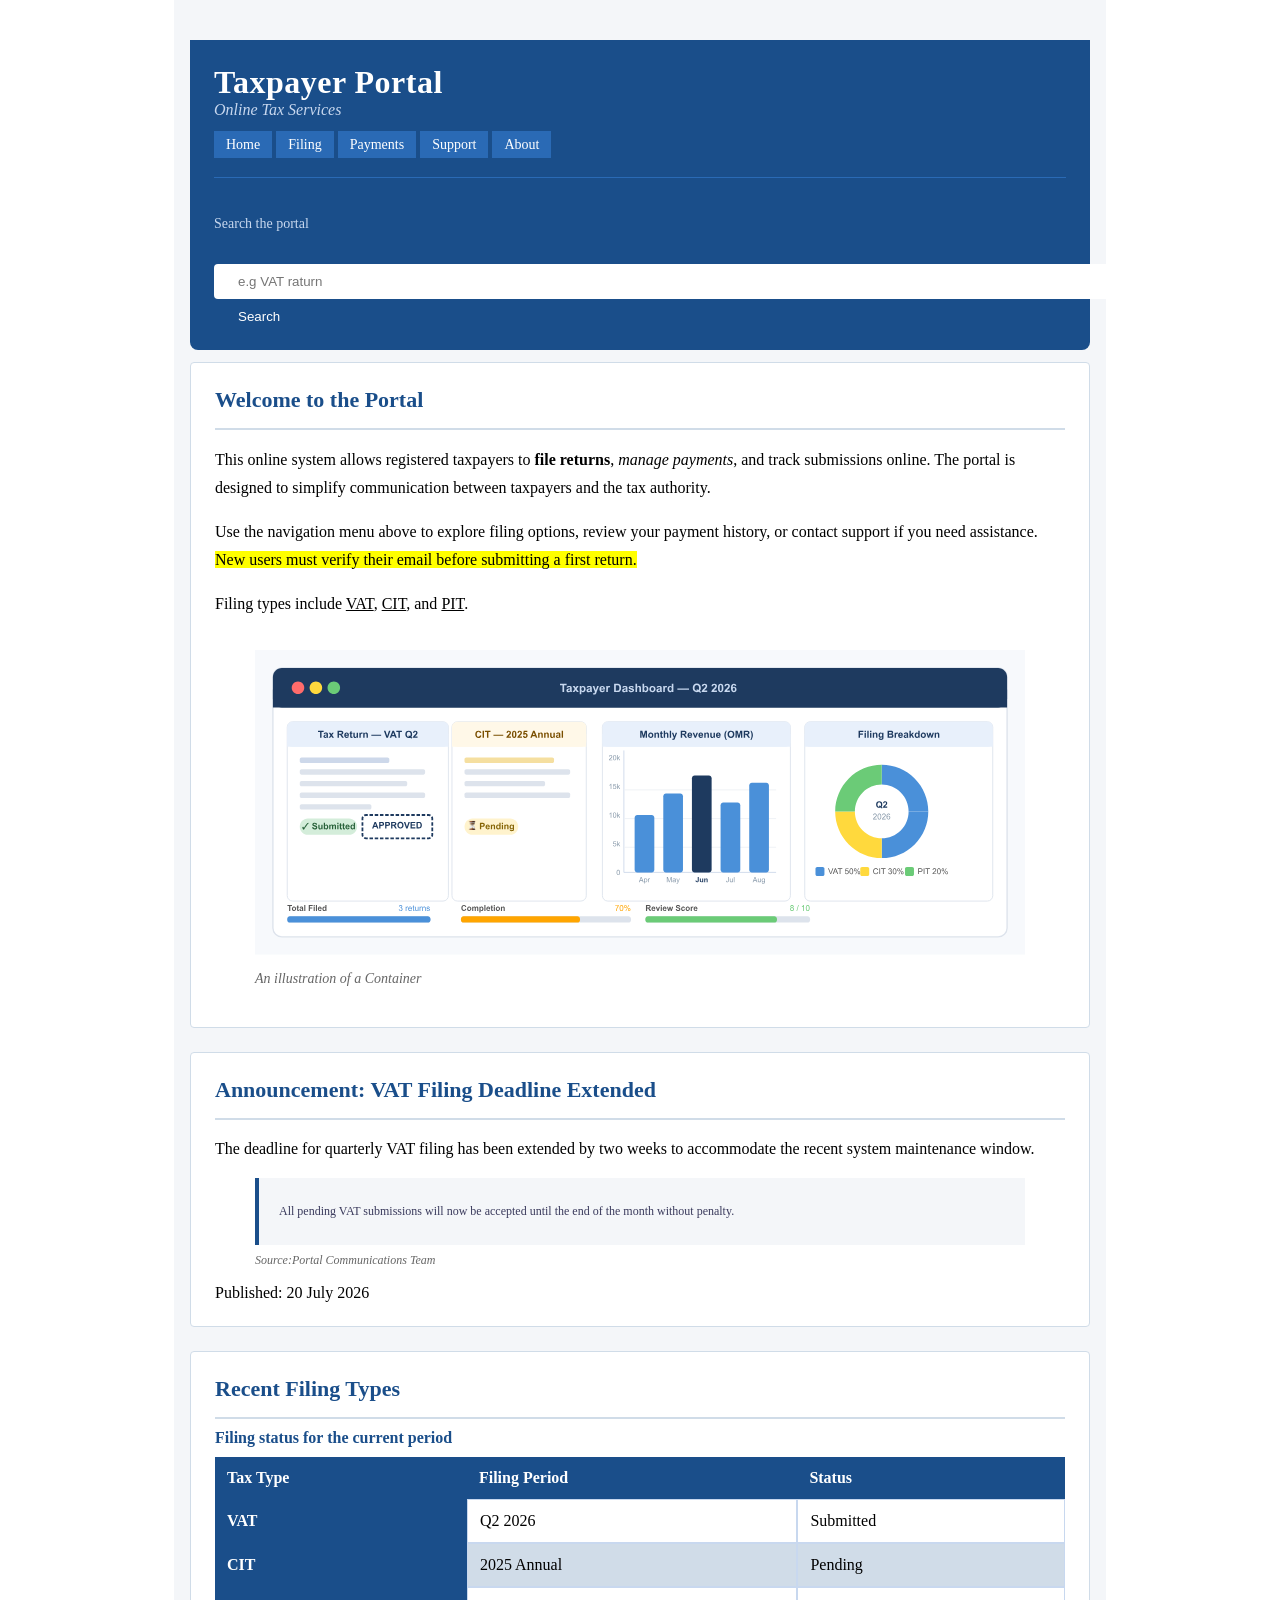
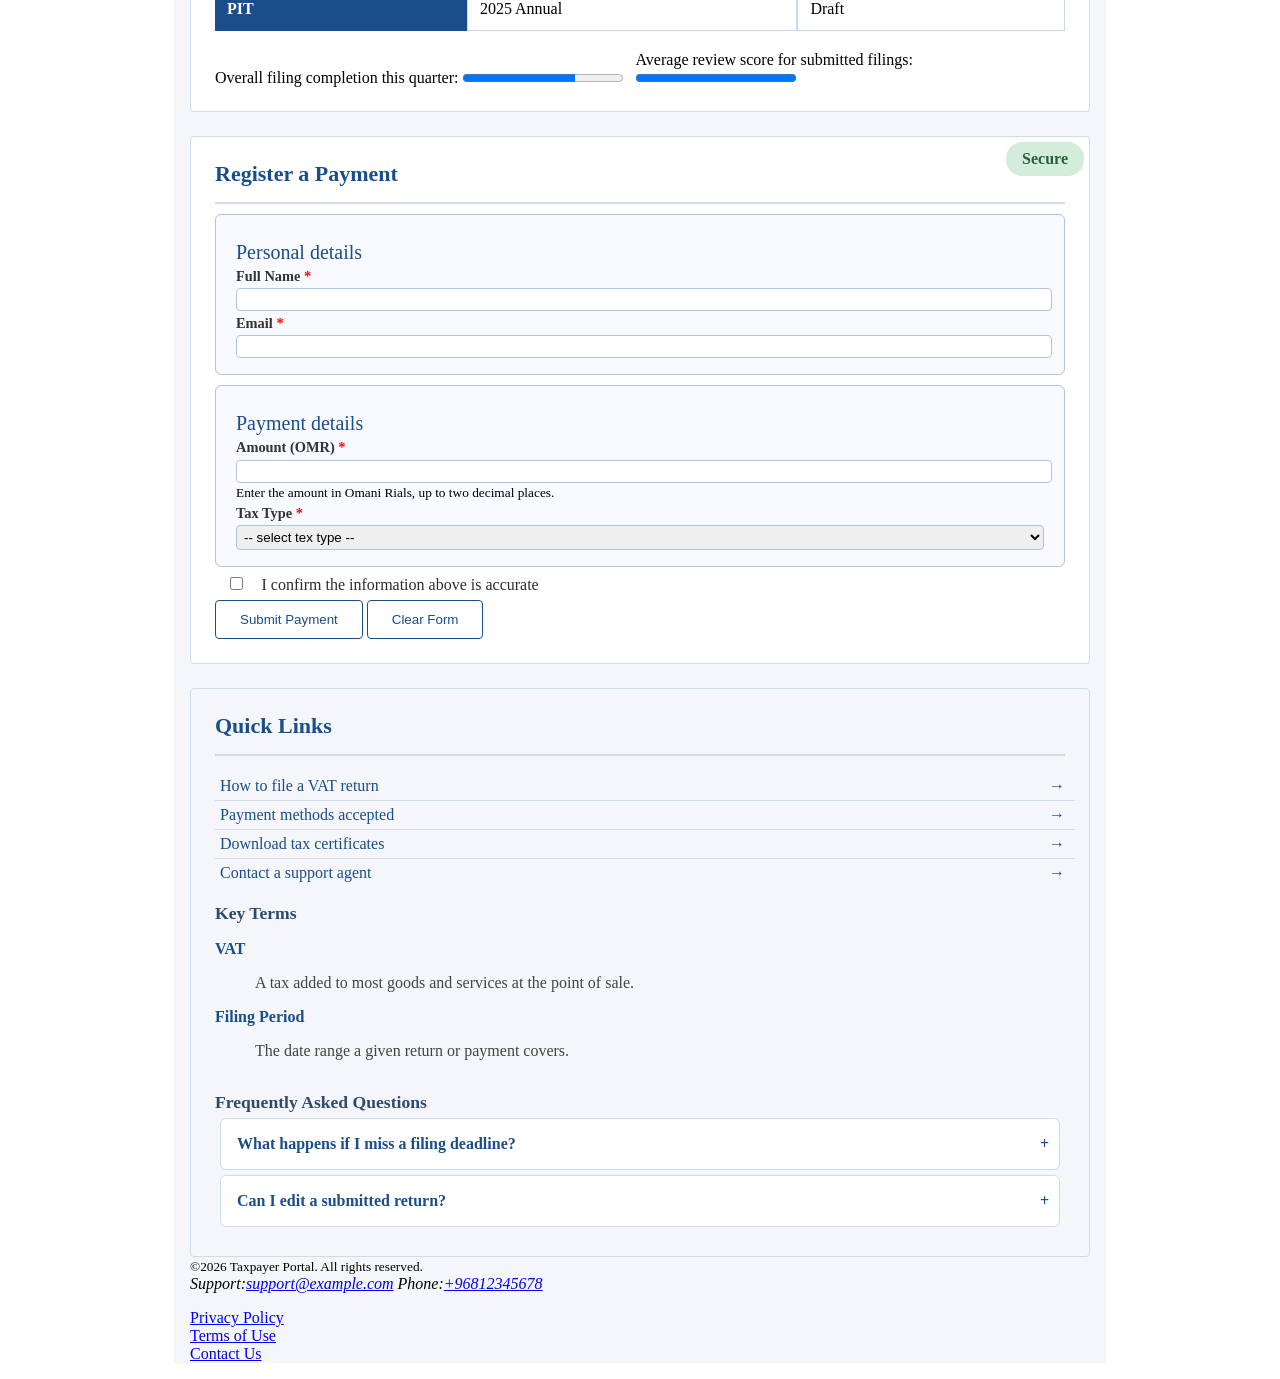
<file: index.html>
<!DOCTYPE html>
<html lang="en">

<head>
    <meta charset="UTF-8">
    <meta name="viewport" content="width=device-width, initial-scale=1.0">
    <title>Document</title>

    <link rel="stylesheet" href="style.css">
    <link rel="stylesheet" href="theem.css">
    <link rel="stylesheet" href="reset.css">
</head>

<body>
    <div class="container">
        <header class="header">
            <h1>Taxpayer Portal</h1>
            <p class="sub-title">Online Tax Services</p>
            <nav>
                <a href="index.html">Home</a>
                <a href="05-nov.html"> Filing</a>
                <a href="#"> Payments</a>
                <a href="#">Support</a>
                <a href="#"> About</a>
            </nav>
            <div class="line"></div>
            <form>
                <label class="Search-lable" for="Search"> Search the portal</label>
                <div>
                    <input class="Search-input" type="text" placeholder="e.g VAT raturn">
                    <button class="Search-button" type="submit">Search</button>
                </div>
            </form>
        </header>

        <main>

            <nav class="sticky-nav">
                <a href="index.html">Home</a>
                <a href="05-nov.html"> Filing</a>
                <a href="#"> Payments</a>
                <a href="#">Support</a>
                <a href="#"> About</a>
            </nav>
            <section class="Welcome">

                <h2>Welcome to the Portal</h2>
                <p>This online system allows registered taxpayers to <b>file returns</b>,<i> manage payments</i>,
                    and track submissions online. The portal is designed to simplify communication
                    between taxpayers and the tax authority. </p>
                <p>Use the navigation menu above to explore filing options,
                    review your payment history, or contact support if you need assistance.
                    <mark>New users must verify their email before submitting a first return.</mark>
                </p>
                <p> Filing types include <u>VAT</u>, <u>CIT</u>, and <u>PIT</u>.</p>

                <figure>
                    <img src="Container.svg">
                    <figcaption>An illustration of a Container</figcaption>
                </figure>
            </section>
            <article class="announcement">
                <h2>Announcement: VAT Filing Deadline Extended</h2>
                <p class="p">
                    The deadline for quarterly VAT filing
                    has been extended by two weeks to accommodate
                    the recent system maintenance window.
                </p>
                <figure>
                    <p class="blockquote">All pending VAT submissions will now be accepted until
                        the end of the month without penalty.</p>
                    <figcaption>Source:<span class="Source">Portal Communications Team</span></figcaption>
                </figure>
                <footer>
                    <p>Published: <time datetime="2026-07-20"> 20 July 2026</time></p>
                </footer>
            </article>

            <section class="filling-types">
                <h2>Recent Filing Types</h2>
                <h4>Filing status for the current period</h4>
                <table cellpadding="12" cellspacing="0">

                    <tr>
                        <th>Tax Type</th>
                        <th>Filing Period</th>
                        <th>Status</th>
                    </tr>

                    <tr>
                        <th scope="row">VAT</td>
                        <td>Q2 2026</td>
                        <td>Submitted</td>
                    </tr>

                    <tr>
                        <th scope="row">CIT</td>
                        <td>2025 Annual</td>
                        <td>Pending</td>

                    </tr>
                    <tr>
                        <th scope="row">PIT</td>
                        <td>2025 Annual</td>
                        <td>Draft</td>

                    </tr>
                </table>
                <div class="progress-wrapper">
                    <label for="completion">
                        Overall filing completion this quarter:
                    </label>
                    <progress id="completion" max="100" value="70">70%</progress>

                </div>
                <div class="progress-wrapper">
                    <label for="score">Average review score for submitted filings: </label>
                    <progress id="score" max="100" value="100"></progress>
                </div>
            </section>
            <section class="payment">
                <form>
                    <h2>Register a Payment</h2>
                    <div class="details">
                        <p class="details-style">Personal details</p>

                        <span class="Secure">Secure</span>
                        <div>
                            <label class="required">Full Name</label>
                            <input type="text" id="fullName" name="fullName">
                        </div>
                        <div>
                            <label class="required">Email</label>
                            <input type="email">

                        </div>
                    </div>
                    <div class="details">
                        <p class="details-style">
                            Payment details
                        </p>

                        <div>
                            <label for="amount" class="required"> Amount (OMR)</label>
                            <input type="number" id="amount" name="amount" list="amounts" min="0" step="0.01" required>
                            <small> Enter the amount in Omani Rials, up to two decimal places.</small>


                        </div>


                        <div>
                            <label for="type" class="required">Tax Type</label>
                            <select id="type" name="type" class="select">
                                <option>-- select tex type --</option>
                                <option value="cit">CIT</option>
                                <option value="vat">VAT</option>
                                <option value="pit">PIT</option>
                            </select>
                        </div>
                    </div>
                    <div>
                      <input class="checkbox" type="checkbox" required> 
                        <label class="confirm"> I confirm the information above is accurate </label>
 

                    </div>
                    <button type="submit" class="payment-btn">Submit Payment</button>
                    <button type="reset" class="payment-btn">Clear Form</button>
                </form>
            </section>


            <section class="links" >
                <div class="final-info">
                    <h2>Quick Links</h2>
                    <nav>
                        <ul>
                            <li><a href="#">How to file a VAT return</a></li>
                            <li><a href="#">Payment methods accepted</a></li>
                            <li><a href="#">Download tax certificates</a></li>
                            <li><a href="#">Contact a support agent</a></li>
                        </ul>
                    </nav>
                
                <h3>Key Terms</h3>
                <dl >
                    <dt>VAT</dt>
                    <dd>A tax added to most goods
                        and services at the point of sale.</dd>
                    <dt>Filing Period</dt>
                    <dd>The date range a given return or payment covers.</dd>
                </dl>

                <h3>Frequently Asked Questions</h3>

                <details>
                    <summary>What happens if I miss a filing deadline?</summary>
                    <p class="p-summary">
late submissions ....
                    </p>
                </details >
                <details>
                    <summary>Can I edit a submitted return?</summary>
                    <p class="p-summary">
Submitted returns connt be edited ....
                    </p>
                </details>
            </div>
            </section>
        </main>

        <footer>
            <p><small>&copy;2026 Taxpayer Portal. All rights reserved.</small></p>

            <address>
                Support:<a href="mailto:support@example.com ">support@example.com</a>
                Phone:<a href="tell:+96812345678">+96812345678</a>
            </address>

            <nav>
                <ul>
                    <li> <a href="Privacy">Privacy Policy</a></li>
                    <li> <a href="Terms">Terms of Use</a></li>
                    <li><a href="Contact">Contact Us</a></li>
                </ul>
            </nav>
        </footer>
    </div>
</body>

</html>
</file>
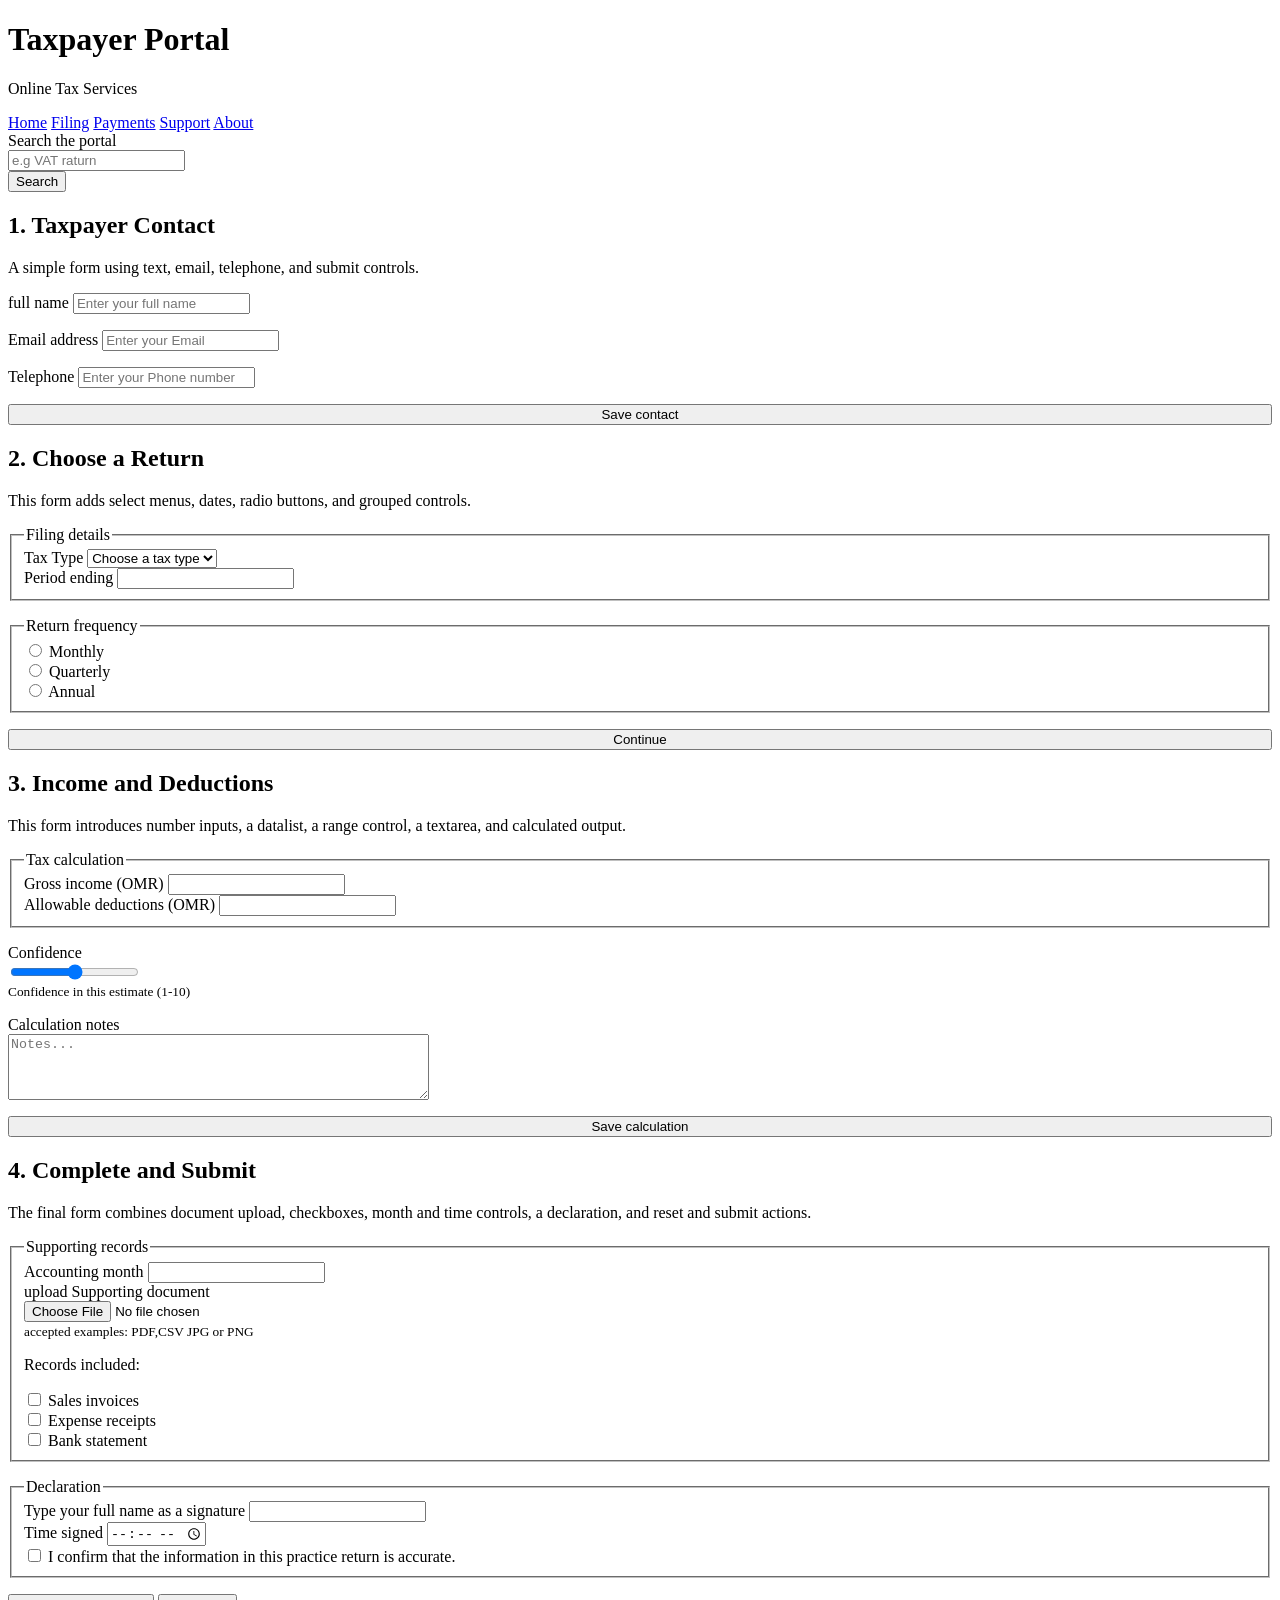
<file: 05-nov.html>
<!DOCTYPE html>
<html lang="en">

<head>
    <meta charset="UTF-8">
    <meta name="viewport" content="width=device-width, initial-scale=1.0">
    <title>Taxpayer Portal</title>
</head>

<body>
    <header>
        <h1>Taxpayer Portal</h1>
        <p>Online Tax Services</p>
        <nav>
            <a href="index.html">Home</a>
            <a href="05-nov.html"> Filing</a>
            <a href="#"> Payments</a>
            <a href="#">Support</a>
            <a href="#"> About</a>
        </nav>
        <form>
            <label for="Search"> Search the portal</label><br>
            <input type="text" placeholder="e.g VAT raturn"><br>

            <button type="submit">Search</button>



        </form>
    </header>



    <main>
        <section>

            <h2>1. Taxpayer Contact</h2>
            <p>A simple form using text, email, telephone, and submit controls.</p>
            <form style="display: flex ; flex-direction: column; gap: 16px;">

                <div>
                    <label for="full name">
                        full name
                    </label>
                    <input type="text" id="fullname" placeholder="Enter your full name" required>
                </div>
                <div>
                    <label>
                        Email address
                    </label>
                    <input type="email" placeholder="Enter your Email" required>
                </div>
                <div>
                    <label>
                        Telephone
                    </label>
                    <input type="tel" placeholder="Enter your Phone number" required>
                </div>
                <button type="submit">Save contact</button>
            </form>
        </section>

        <section>
            <h2>2. Choose a Return</h2>
            <p>This form adds select menus, dates, radio buttons, and grouped controls.</p>
            <form style="display: flex ; flex-direction: column; gap: 16px;">
                <fieldset>
                    <legend>Filing details</legend>

                    <div>
                        <label>Tax Type</label>
                        <select>
                            <option>Choose a tax type</option>
                            <option></option>
                            <option></option>
                            <option></option>
                        </select>
                    </div>
                    <div>
                        <label>Period ending</label>
                        <input type="text">
                    </div>
                </fieldset>
                <fieldset>
                    <legend>Return frequency</legend>
                    <div>

                        <input type="radio" name="frequency">
                        <label>Monthly</label>
                    </div>
                    <div>
                        <input type="radio" name="frequency">
                        <label> Quarterly</label>
                    </div>
                    <div>
                        <input type="radio" name="frequency">
                        <label>Annual</label>
                    </div>
                </fieldset>
                <button>Continue</button>
            </form>
        </section>
        <section>
            <h2>3. Income and Deductions</h2>
            <p>This form introduces number inputs, a datalist, a range control, a textarea, and calculated output.</p>
            <form style="display: flex ; flex-direction: column; gap: 16px;">
                <fieldset>
                    <legend>Tax calculation</legend>
                    <div>
                        <label for="income">Gross income (OMR)</label>
                        <input type="number" id="income" name="income" required>
                    </div>
                    <div>
                        <label for="deductions">Allowable deductions (OMR)</label>
                        <input type="number" id="deductions" name="deductions" min="0" step="0.01" required>

                    </div>


                </fieldset>

                <div>
                    <label>
                        Confidence
                    </label> <br>
                    <input type="range" max="10" step="1" value="5"><br>
                    <small style="display: block;"> Confidence in this estimate (1-10)</small>
                </div>
                <div>
                    <label>Calculation notes</label><br>

                    <textarea style="display: block; " id="notes" name="notes" rows="4" cols="50"
                        placeholder="Notes..."></textarea>
                </div>
                <button type="submit" class="btn-primary">Save calculation</button>


            </form>
        </section>
        <section>
            <h2>4. Complete and Submit</h2>
            <p>
                The final form combines document upload, checkboxes, month and time controls, a declaration, and reset
                and submit actions.
            </p>
            <form style="display: flex ; flex-direction: column; gap: 16px;">
                <fieldset>
                    <legend>Supporting records</legend>
                    <div>


                        <label> Accounting month</label>
                        <input type="text">

                    </div>
                    <div>
                        <label>
                            upload Supporting document
                        </label><br>
                        <input type="file" accept=".pdf , .csv,.png , .jpg">
                        <br>
                        <small>accepted examples: PDF,CSV JPG or PNG</small>
                    </div>

                    <div>

                        <p>Records included:</p>
                        <div>
                            <input type="checkbox" name="">
                            <label>Sales invoices</label>
                        </div>
                        <div>
                            <input type="checkbox" name="">
                            <label>Expense receipts</label>
                        </div>
                        <div>
                            <input type="checkbox" name="">
                            <label>Bank statement</label>
                        </div>
                    </div>
                </fieldset>

                <fieldset>
                    <legend>Declaration</legend>

                    <div>
                        <label>Type your full name as a signature</label>
                        <input type="text">
                    </div>
                    <div>
                        <label>Time signed</label>
                        <input type="time">
                    </div>
                    <div>
                        <input type="checkbox" required>
                        <label>I confirm that the information in this practice return is accurate.</label>
                    </div>


                </fieldset>

                <div>
                    <button type="submit">Submit practice return</button>
                    <button type="reset">Clear form</button>
                </div>
            </form>
        </section>


    </main>
</body>

</html>
</file>
<file: style.css>
.container {
    background: #F4F6F9;
    margin: 0 auto;
    padding: 0 16px;
    max-width: 900px;
}

.header {
    padding: 24px 24px 16px 24px;
    border-radius: 0 0 8px 8px;
    background-color: var(--primary-color);
    max-width: 900px;
    bottom: -40px;
    z-index: 1;
    position: relative;

}

header nav {
    width: 852;
    height: 52.4765625;
    angle: 0 deg;
    padding-top: 16px;

}

h1 {
    font-weight: 700;
    font-size: 32px;
    letter-spacing: 0.5px;
    color: var(--color4);
    margin: 5px 0 10px 0;
}

.sub-title {
    font-weight: 400;
    font-style: Italic;
    color: #C8D8EF;
}

header a {
    font-size: 14px;
    padding: 6px 12px;
    background-color: var(--secndry-color);
    color: var(--color4);
    text-decoration: none;
}

.line {
    background-color: var(--secndry-color);
    margin: 24px 0 36px 0;
    height: 1px;
}

.Search-lable {
    color: #C8D8EF;
    font-size: 14px;
}

.Search-input {
    border: none;
    margin-top: 32px;
    padding: 10px 24px;
}

.Search-button {
    padding: 10px 24px;
    color: var(--color4);
    background: none;
    border: none;
    cursor: pointer;
}

.header a:hover {
    background-color: var(--primary-color);
}


section,
article {
    margin-top: 24px;
    background-color: var(--color4);
    padding: 24px;
    border: 1px solid var(--therd-color);
    border-radius: 4px;
    padding: 24px;

}

section h2,
article h2 {
    color: var(--primary-color);
    font-size: 22px;
    border-bottom: 2px solid var(--therd-color);
    padding-bottom: 15px;
}

h3 {
    color: #2C4A6E;
    font-size: 17.6px;
}

img {
    width: 100%;
}

.Welcome p {
    margin-top: 16px;
    line-height: 28px;
}

.Welcome img {
    margin-top: 16px;
}

.Welcome figcaption {
    color: #666666;
    font-size: 14px;
    font-style: italic;
    margin-top: 8px;
}

.announcement-descr {
    margin-top: 20px;
}

.announcement .p {
    margin-top: 20px;
}

.announcement .blockquote {
    background-color: #F4F6F9;
    border-left: 4px solid var(--primary-color);
    padding: 26px 20px;
    color: #3A3A5C;
    margin-top: 20px;
    font-size: 12px;
}

.announcement figcaption {
    margin-top: 8px;
    color: #666666;
    font-style: italic;
    font-size: 12px;
}

.announcement-date {
    margin-top: 20px;
    font-size: 14px;
    color: #2C2C2C;
}

.sticky-nav {
    position: sticky;
    top: 0;
    z-index: 0;
    padding: 0 10px;
    display: flex;
    border-radius: 0 0 8px 8px;
    justify-content: space-between;
    background-color: var(--primary-color);
}


.sticky-nav a {
    color: var(--color4);
    background-color: var(--secndry-color);
    font-size: 14px;
    padding: 6px 12px;
    background-color: var(--secndry-color);
    color: var(--color4);
    text-decoration: none;
}

.filling-types table {
    width: 100%;
}

.filling-types th {
    background-color: var(--primary-color);
    color: var(--color4);
    text-align: left;
}

.filling-types td {
    border: 1px solid #C8D8EF;

}

.filling-types tr:nth-child(odd) {
    background-color: var(--therd-color);
}

.filling-types h4 {
    color: var(--primary-color);
    margin: 10px 0;
}

.progress-wrapper {
    display: inline-block;
    margin-top: 20px;
    width: 49%;


}

.payment {
    position: relative;
}

.payment .Secure {
    color: #276139;
    background-color: #D4EDDA;
    padding: 8px 16px;
    border-radius: 16px;
    font-weight: 700;
    position: absolute;
    right: 5px;
    top: 5px;
    transition: ease .5s;

}

.payment:hover .Secure {
    background-color: #017f2b;
    color: var(--color4);
}

.required::after {
    content: " *";
    color: red;
}

.required {
    margin-top: 10px;
    font-weight: 700;
    font-style: Bold;
    font-size: 14.4px;
    line-height: 24.48px;
    letter-spacing: 0px;
    color: #333333;
}

input,
select {
    display: block;
    width: 100%;
    border: 1px solid #B0C4DE;
    border-radius: 4px;
    padding: 3px ;


}
input:focus{
    border: 2px solid #0075FF ;
    outline: none;
}
.details-style {
    margin-top: 10px;
    color: #1A4E8A;
    font-size: 20px;

}

.details {
    background-color: #F8FAFF;
    border: 1px solid #B0C4DE;

    padding-top: 16px;
    padding-right: 20px;
    padding-bottom: 16px;
    padding-left: 20px;
    border-radius: 6px;

    margin-top: 10px;

}
.checkbox{
    display: inline;
    width: 5%;
    padding: 10px 0;
margin: 10px 0;
}



.confirm {

    color: #2d2d2d;
    font-size: 16px;
    font-style: normal;
    padding: 10px 0;
}


.payment-btn {

    background-color: var(--color4);
    color: var(--primary-color);
    border: 1px solid var(--primary-color);
    padding: 11px 24px;
    transition: ease .5s;
    border-radius: 4px;

}

.payment-btn:hover {

    background-color: #1E3A5F;
    color: var(--color4);
    border-radius: 4px;
    border: 1px solid var(--primary-color);
    padding: 11px 24px;
}

.links {
    background-color: #F4F6F9;

}

a:hover{
    border-bottom: #0075FF ;
    color: #0075FF;


}
.final-info a {

    display: block;
    width: 100%;
    border-bottom: 1px solid #D0DCE8;
    padding: 5px;
    position: relative;
    text-decoration: none;
    color: var(--primary-color);
    
}

.final-info a::after {
    content: "→";
    right: 10px;
    position: absolute;
}

.final-info li:last-child a {
    border-bottom: none;
}

.final-info dt {
    color: #1A4E8A;
    font-style: normal;
    font-weight: 700;

}

.final-info dd {
    color: #444444;
    font-size: 16px;
    padding: 16px 0;
}

.final-info details {
    position: relative;
    margin: 5px;
    border: 1px solid #D0DCE8;
    padding: 16px;
    border-radius: 6px;
    background-color: var(--color4);
    color: #1A4E8A;
    font-size: 16px;
    font-weight: 700;
    font-style: Bold;
    transition: ease .5s;



}

.final-info summary::marker {
    content: "";
}

.final-info summary::after {
    content: "+";
    right: 10px;
    position: absolute;
}

.final-info details:hover{
    background-color: #C0D0E8;
    font-size: 17px;
}

.final-info .p-summary{
    padding: 10px 0;
    font-size: 16px;
    font-weight:500;
    font-style: normal;
    transition: ease .5s;
    color: #383737;
    
}
</file>
<file: theem.css>
:root {
    font-family: Georgia;
    --primary-color: #1A4E8A;
    --secndry-color: #2A6AB5;
    --therd-color: #D0dce8;
    --color4 : #fff;
}
</file>
